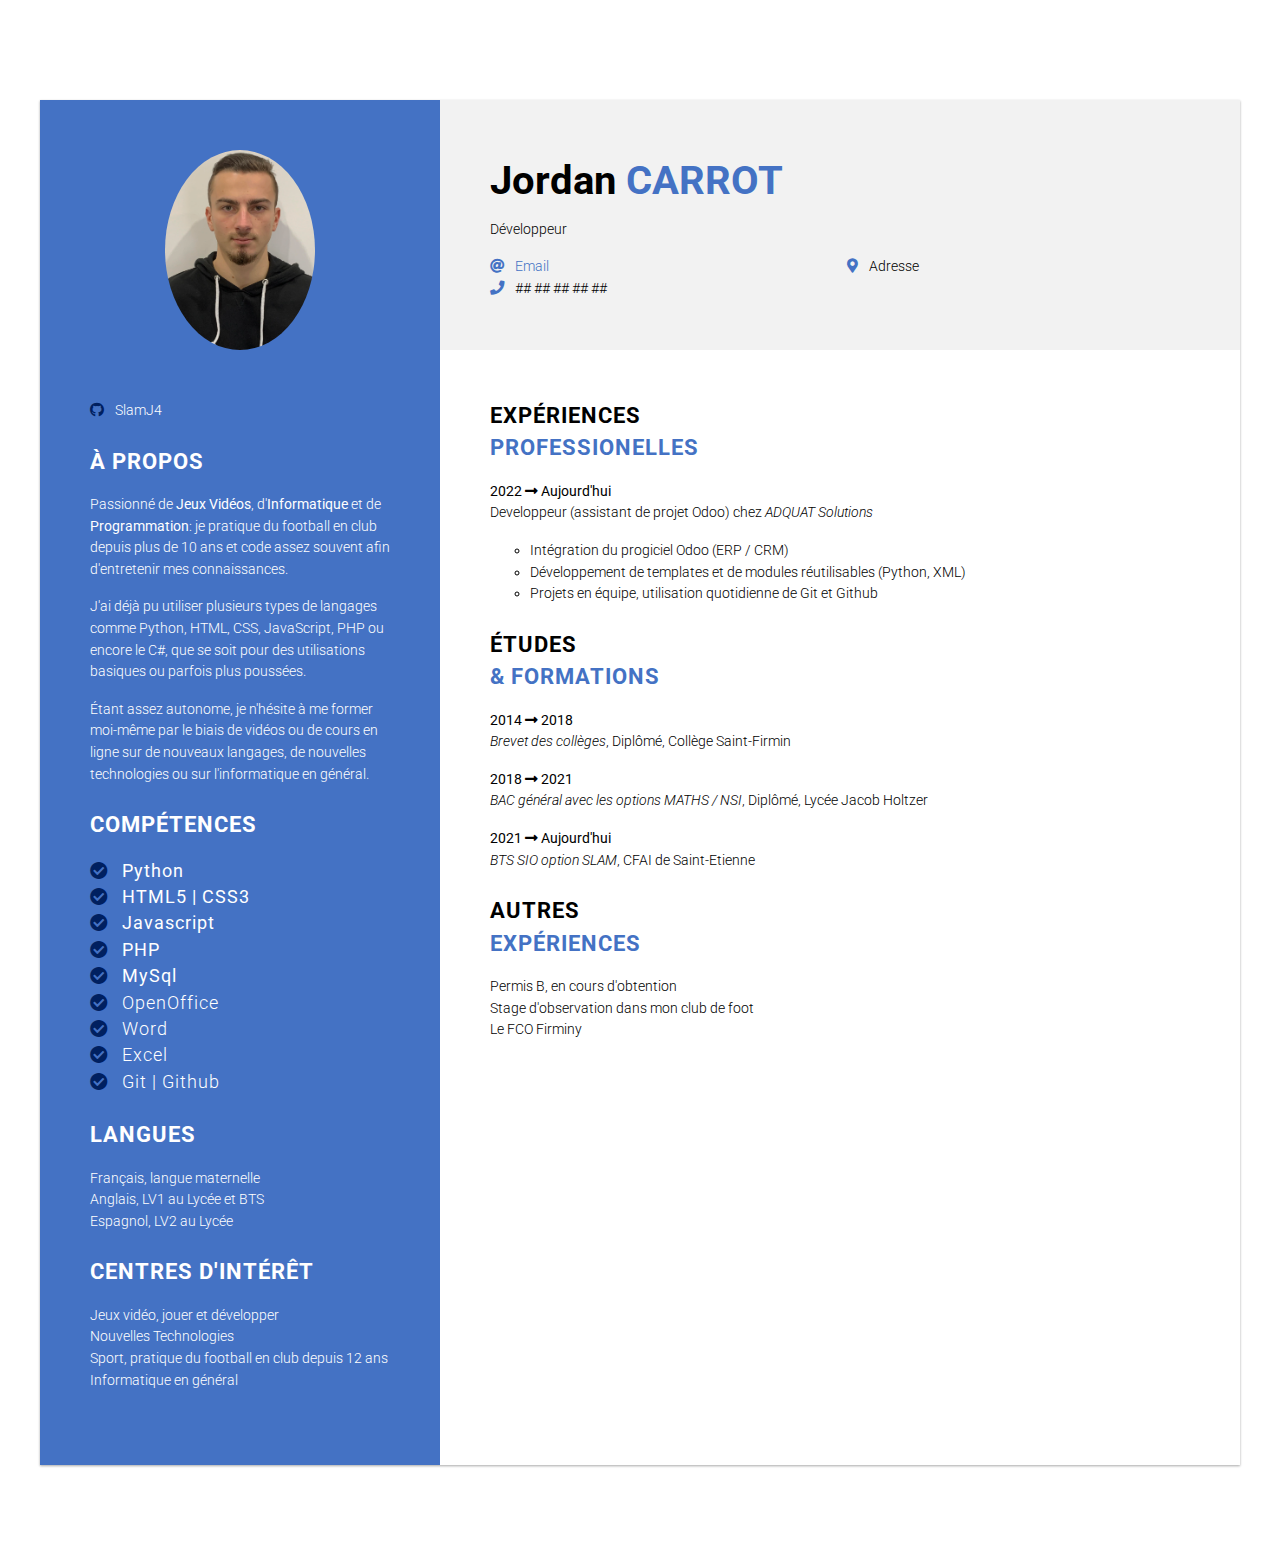
<file: index.html>
<!DOCTYPE html>
<html lang="fr">

    <head>
        <title>Curriculum vitae</title>
        <meta charset="utf-8">
        <meta name="viewport"
                content="width=device-width, initial-scale=1, user-scalable=no">
        <link rel="preconnect" href="https://fonts.googleapis.com">
        <link rel="preconnect" href="https://fonts.gstatic.com" crossorigin>
        <link href="https://fonts.googleapis.com/css2?family=Roboto:ital,wght@0,300;0,400;0,700;1,400&display=swap" rel="stylesheet">
        <link href="https://cdnjs.cloudflare.com/ajax/libs/font-awesome/5.15.4/css/all.min.css" rel="stylesheet">
        <link rel="stylesheet" type="text/css" href="index.css">
      </head>
      <body>
          <div class="cv-container">
            <div class="right-column">
              <div class="header">
                <h1>Jordan <span class="text-blue text-uppercase">Carrot</span></h1>
                <p>Développeur</p>
                <ul class="infos">
                  <li><i class="icon fas fa-at text-blue"></i> <a href="mailto:contact@pgomba.com">Email</a></li>
                  <li><i class="icon fas fa-phone text-blue"></i> ## ## ## ## ##</li>
                  <li><i class="icon fas fa-map-marker-alt text-blue"></i> Adresse</li>
                </ul>
              </div>
              <div class="content">
                <div class="section">
                  <h2>Expériences <br><span class="text-blue">professionelles</span></h2>
                  <p>
                    <strong>2022 <i class="fas fa-long-arrow-alt-right"></i> Aujourd'hui</strong>
                    <br>
                    Developpeur (assistant de projet Odoo) chez <em>ADQUAT Solutions</em>
                  </p>
                  <ul class="experience-list">
                    <li>Intégration du progiciel Odoo (ERP / CRM)</li>
                    <li>Développement de templates et de modules réutilisables (Python, XML)</li>
                    <li>Projets en équipe, utilisation quotidienne de Git et Github</li>
                  </ul>
                </div>
                <div class="section">
                  <h2>Études <br><span class="text-blue">& formations</span></h2>
                  <p>
                    <strong>2014 <i class="fas fa-long-arrow-alt-right"></i> 2018</strong>
                    <br>
                    <em>Brevet des collèges</em>, Diplômé, Collège Saint-Firmin
                  </p>
                  <p>
                    <strong>2018 <i class="fas fa-long-arrow-alt-right"></i> 2021</strong>
                    <br>
                    <em>BAC général avec les options MATHS / NSI</em>, Diplômé, Lycée Jacob Holtzer
                  </p>
                  <p>
                    <strong>2021 <i class="fas fa-long-arrow-alt-right"></i> Aujourd'hui</strong>
                    <br>
                    <em>BTS SIO option SLAM</em>, CFAI de Saint-Etienne
                  </p>
                </div>
                <div class="section">
                  <h2>Autres <br><span class="text-blue">expériences</span></h2>
                  <p>
                    Permis B, en cours d'obtention
                    <br>
                    Stage d'observation dans mon club de foot
                    <br>
                    Le FCO Firminy
                  </p>
                </div>
              </div>
            </div>
            <div class="left-column">
              <img class="portait" src="images/photoCV.webp" width="150px" height="200px"/>
              <div class="section">
                <p>
                  <i class="icon fab fa-github text-darkblue"></i> SlamJ4
                </p>
              </div>
              <div class="section">
                <h2>À PROPOS</h2>
                <p>
                  Passionné de <strong>Jeux Vidéos</strong>, d'<strong>Informatique</strong> et de <strong>Programmation</strong>: je pratique du football en club depuis plus de 10 ans et code assez souvent afin d'entretenir mes connaissances.
                </p>
                <p>
                  J'ai déjà pu utiliser plusieurs types de langages comme Python, HTML, CSS, JavaScript, PHP ou encore le C#, que se soit pour des utilisations basiques ou parfois plus poussées.
                </p>
                <p>
                  Étant assez autonome, je n'hésite à me former moi-même par le biais de vidéos ou de cours en ligne sur de nouveaux langages, de nouvelles technologies ou sur l'informatique en général.
                </p>
              </div>
              <div class="section">
                <h2>COMPÉTENCES</h2>
                <ul class="skills">
                  <li><i class="icon fas fa-check-circle text-darkblue"></i> <strong>Python</strong></li>
                  <li><i class="icon fas fa-check-circle text-darkblue"></i> <strong>HTML5 &#124; CSS3</strong></li>
                  <li><i class="icon fas fa-check-circle text-darkblue"></i> <strong>Javascript</strong></li>
                  <li><i class="icon fas fa-check-circle text-darkblue"></i> <strong>PHP</strong></li>
                  <li><i class="icon fas fa-check-circle text-darkblue"></i> <strong>MySql</strong></li>
                  <li><i class="icon fas fa-check-circle text-darkblue"></i> OpenOffice</li>
                  <li><i class="icon fas fa-check-circle text-darkblue"></i> Word</li>
                  <li><i class="icon fas fa-check-circle text-darkblue"></i> Excel</li>
                  <li><i class="icon fas fa-check-circle text-darkblue"></i> Git &#124; Github</li>
                </ul>
              </div>
              <div class="section">
                <h2>Langues</h2>
                <p>
                  Français, langue maternelle
                  <br>
                  Anglais, LV1 au Lycée et BTS
                  <br>
                  Espagnol, LV2 au Lycée
                </p>
              </div>
              <div class="section">
                <h2>Centres d'intérêt</h2>
                <p>
                  Jeux vidéo, jouer et développer
                  <br>
                  Nouvelles Technologies
                  <br>
                  Sport, pratique du football en club depuis 12 ans
                  <br>
                  Informatique en général
                </p>
              </div>
            </div>
          </div>
      </body>
</file>
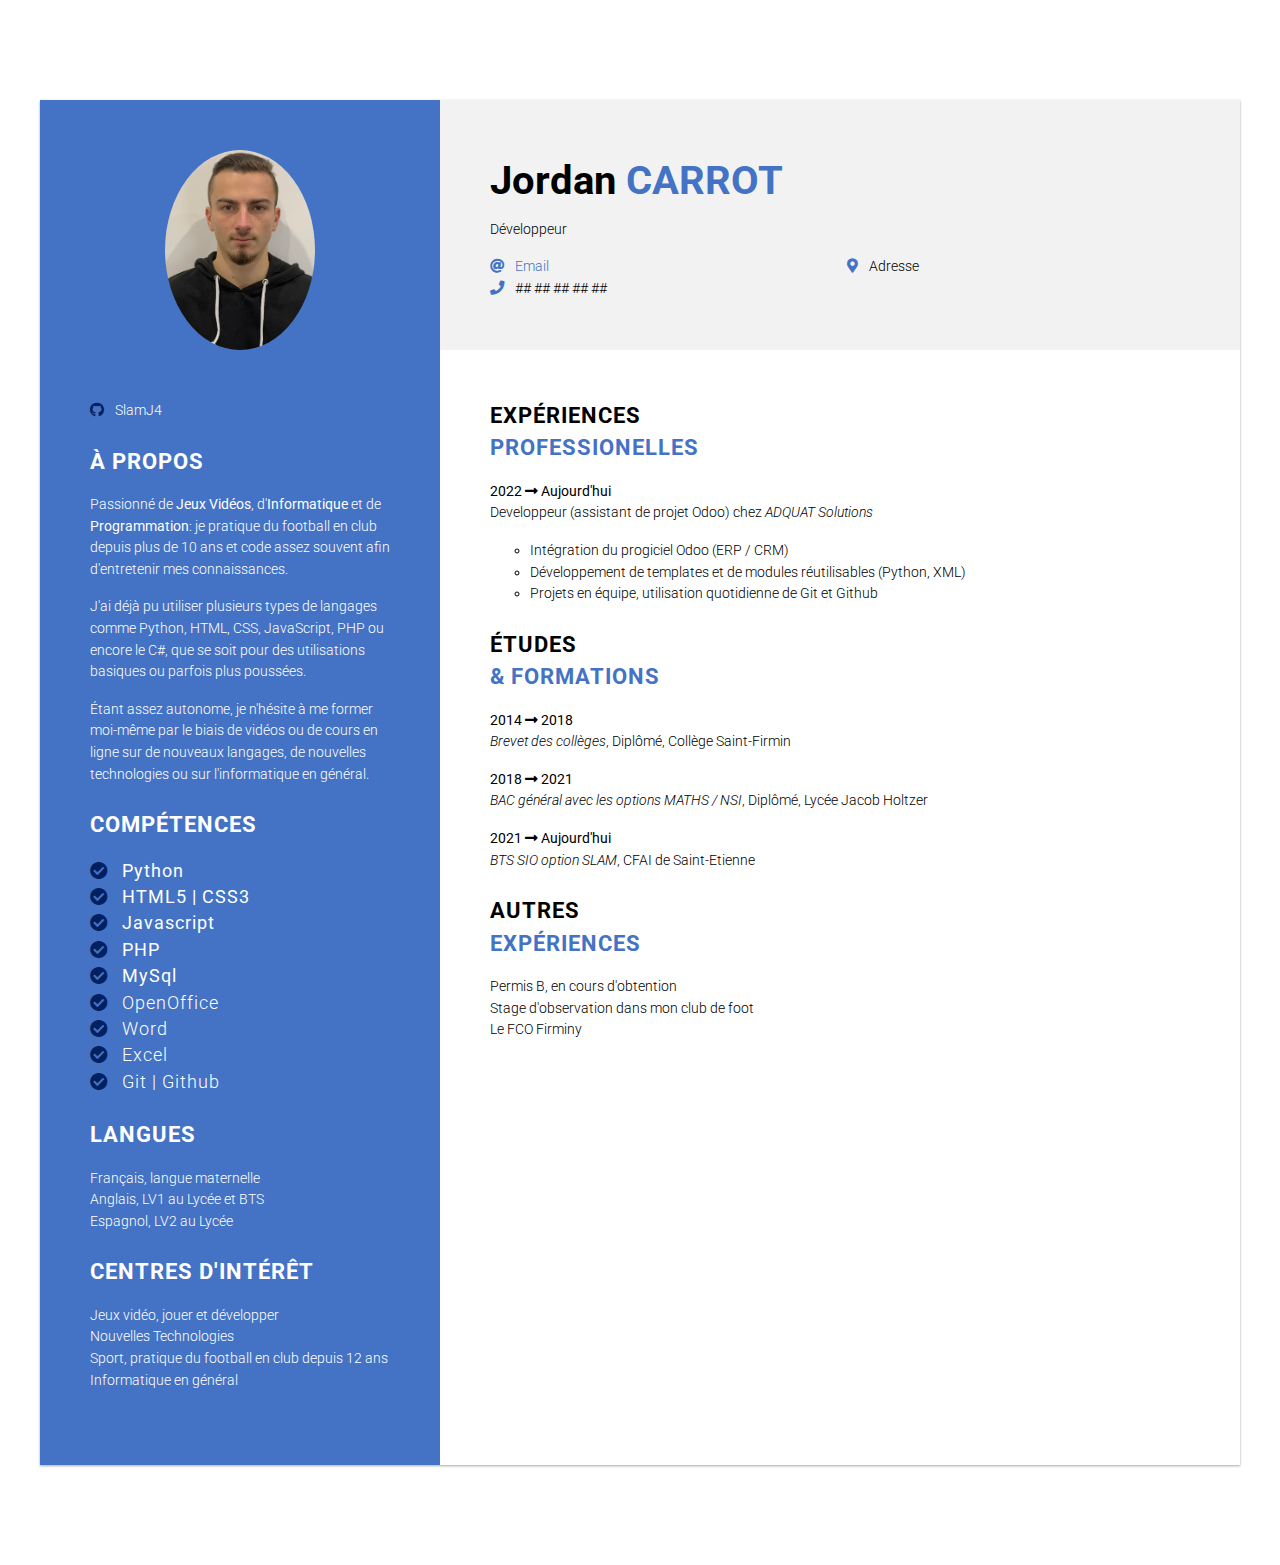
<file: CV.html>
<!DOCTYPE html>
<html lang="fr">

    <head>
        <title>Curriculum vitae</title>
        <meta charset="utf-8">
        <meta name="viewport"
                content="width=device-width, initial-scale=1, user-scalable=no">
        <link rel="preconnect" href="https://fonts.googleapis.com">
        <link rel="preconnect" href="https://fonts.gstatic.com" crossorigin>
        <link href="https://fonts.googleapis.com/css2?family=Roboto:ital,wght@0,300;0,400;0,700;1,400&display=swap" rel="stylesheet">
        <link href="https://cdnjs.cloudflare.com/ajax/libs/font-awesome/5.15.4/css/all.min.css" rel="stylesheet">
        <link rel="stylesheet" href="CV.css">
      </head>
      <body>
          <div class="cv-container">
            <div class="left-column">
              <img class="portait" src="images/photoCV.jpeg" width="150px"/>
              <div class="section">
                <p>
                  <i class="icon fab fa-github text-darkblue"></i> SlamJ4
                </p>
              </div>
              <div class="section">
                <h2>À PROPOS</h2>
                <p>
                  Passionné de <strong>Jeux Vidéos</strong>, d'<strong>Informatique</strong> et de <strong>Programmation</strong>: je pratique du football en club depuis plus de 10 ans et code assez souvent afin d'entretenir mes connaissances.
                </p>
                <p>
                  J'ai déjà pu utiliser plusieurs types de langages comme Python, HTML, CSS, JavaScript, PHP ou encore le C#, que se soit pour des utilisations basiques ou parfois plus poussées.
                </p>
                <p>
                  Étant assez autonome, je n'hésite à me former moi-même par le biais de vidéos ou de cours en ligne sur de nouveaux langages, de nouvelles technologies ou sur l'informatique en général.
                </p>
              </div>
              <div class="section">
                <h2>COMPÉTENCES</h2>
                <ul class="skills">
                  <li><i class="icon fas fa-check-circle text-darkblue"></i> <strong>Python</strong></li>
                  <li><i class="icon fas fa-check-circle text-darkblue"></i> <strong>HTML5 &#124; CSS3</strong></li>
                  <li><i class="icon fas fa-check-circle text-darkblue"></i> <strong>Javascript</strong></li>
                  <li><i class="icon fas fa-check-circle text-darkblue"></i> <strong>PHP</strong></li>
                  <li><i class="icon fas fa-check-circle text-darkblue"></i> <strong>MySql</strong></li>
                  <li><i class="icon fas fa-check-circle text-darkblue"></i> OpenOffice</li>
                  <li><i class="icon fas fa-check-circle text-darkblue"></i> Word</li>
                  <li><i class="icon fas fa-check-circle text-darkblue"></i> Excel</li>
                  <li><i class="icon fas fa-check-circle text-darkblue"></i> Git &#124; Github</li>
                </ul>
              </div>
              <div class="section">
                <h2>Langues</h2>
                <p>
                  Français, langue maternelle
                  <br>
                  Anglais, LV1 au Lycée et BTS
                  <br>
                  Espagnol, LV2 au Lycée
                </p>
              </div>
              <div class="section">
                <h2>Centres d'intérêt</h2>
                <p>
                  Jeux vidéo, jouer et développer
                  <br>
                  Nouvelles Technologies
                  <br>
                  Sport, pratique du football en club depuis 12 ans
                  <br>
                  Informatique en général
                </p>
              </div>
            </div>
            <div class="right-column">
              <div class="header">
                <h1>Jordan <span class="text-blue text-uppercase">Carrot</span></h1>
                <p>Développeur</p>
                <ul class="infos">
                  <li><i class="icon fas fa-at text-blue"></i> <a href="mailto:contact@pgomba.com">Email</a></li>
                  <li><i class="icon fas fa-phone text-blue"></i> ## ## ## ## ##</li>
                  <li><i class="icon fas fa-map-marker-alt text-blue"></i> Adresse</li>
                </ul>
              </div>
              <div class="content">
                <div class="section">
                  <h2>Expériences <br><span class="text-blue">professionelles</span></h2>
                  <p>
                    <strong>2022 <i class="fas fa-long-arrow-alt-right"></i> Aujourd'hui</strong>
                    <br>
                    Developpeur (assistant de projet Odoo) chez <em>ADQUAT Solutions</em>
                  </p>
                  <ul class="experience-list">
                    <li>Intégration du progiciel Odoo (ERP / CRM)</li>
                    <li>Développement de templates et de modules réutilisables (Python, XML)</li>
                    <li>Projets en équipe, utilisation quotidienne de Git et Github</li>
                  </ul>
                </div>
                <div class="section">
                  <h2>Études <br><span class="text-blue">& formations</span></h2>
                  <p>
                    <strong>2014 <i class="fas fa-long-arrow-alt-right"></i> 2018</strong>
                    <br>
                    <em>Brevet des collèges</em>, Diplômé, Collège Saint-Firmin
                  </p>
                  <p>
                    <strong>2018 <i class="fas fa-long-arrow-alt-right"></i> 2021</strong>
                    <br>
                    <em>BAC général avec les options MATHS / NSI</em>, Diplômé, Lycée Jacob Holtzer
                  </p>
                  <p>
                    <strong>2021 <i class="fas fa-long-arrow-alt-right"></i> Aujourd'hui</strong>
                    <br>
                    <em>BTS SIO option SLAM</em>, CFAI de Saint-Etienne
                  </p>
                </div>
                <div class="section">
                  <h2>Autres <br><span class="text-blue">expériences</span></h2>
                  <p>
                    Permis B, en cours d'obtention
                    <br>
                    Stage d'observation dans mon club de foot
                    <br>
                    Le FCO Firminy
                  </p>
                </div>
              </div>
            </div>
          </div>
      </body>
</file>
<file: index.css>
/* GENERAL */
*{
    margin: 0;
    box-sizing: border-box;
  }
  
  body{
    font-family: Roboto;
    font-weight: 300;
    font-size: .9rem;
    line-height: 1.5;
  }
  
  a{
    text-decoration: none;
    color: #4472C4;
  }
  
  a:hover{
    text-decoration: underline;
  }
  
  p{
    margin: 0 0 1rem;
  }
  
  h1{
    margin: 0 0 1rem;
    font-size: 2.5rem;
    margin-bottom: .5rem;
  }
  
  h2{
    margin: 0 0 1rem;
    letter-spacing: 1px;
    text-transform: uppercase;
  }
  
  .text-blue{
    color: #4472C4;
  }
  
  .text-darkblue{
    color: #002060;
  }
  
  .text-uppercase{
    text-transform: uppercase; 
  }
  
  .icon{
    margin-right: .5rem;
  }
  
  .cv-container{
    display: grid;
    grid-template-columns: 1fr 1fr 1fr;
    grid-template-areas: "left-column right-column right-column";
    width: 1200px;
    margin: 100px auto;
    box-shadow: 0 1px 3px rgba(0,0,0,0.12), 0 1px 2px rgba(0,0,0,0.24);
  }
  
  .section{
    margin-bottom: 1.5rem;
  }
  
  /* LEFT COLUMN */
  .left-column{
    grid-area: left-column;
    padding: 50px;
    background-color: #4472C4;
    color: white;
  }
  
  .portait{
    border-radius: 50%;
    margin: auto;
    display: block;
    margin-bottom: 50px;
  }
  
  .skills{
    list-style-type: none;
    padding: 0;
    font-size: 1.1rem;
    letter-spacing: 1px;
    margin: 0 0 1rem;
  }
  
  /* RIGHT COLUMN */
  .right-column{
    grid-area: right-column;
    display: grid;
    grid-template-rows: 250px 1fr;
    grid-template-areas: 
      "header"
      "content";
  }
  
  /* HEADER */
  .header{
    grid-area: header;
    padding: 50px;
    background-color: #F2F2F2;
    display: flex;
    flex-direction: column;
    justify-content: center;
  }
  
  .infos{
    columns: 2;
    list-style-type: none;
    padding: 0;
  }
  
  /* CONTENT */
  .content{
    grid-area: content;
    padding: 50px;
  }
  
  .experience-list{
    list-style-type: circle;
  }
</file>
<file: CV.css>
/* GENERAL */
*{
    margin: 0;
    box-sizing: border-box;
  }
  
  body{
    font-family: Roboto;
    font-weight: 300;
    font-size: .9rem;
    line-height: 1.5;
  }
  
  a{
    text-decoration: none;
    color: #4472C4;
  }
  
  a:hover{
    text-decoration: underline;
  }
  
  p{
    margin: 0 0 1rem;
  }
  
  h1{
    margin: 0 0 1rem;
    font-size: 2.5rem;
    margin-bottom: .5rem;
  }
  
  h2{
    margin: 0 0 1rem;
    letter-spacing: 1px;
    text-transform: uppercase;
  }
  
  .text-blue{
    color: #4472C4;
  }
  
  .text-darkblue{
    color: #002060;
  }
  
  .text-uppercase{
    text-transform: uppercase; 
  }
  
  .icon{
    margin-right: .5rem;
  }
  
  .cv-container{
    display: grid;
    grid-template-columns: 1fr 1fr 1fr;
    grid-template-areas: "left-column right-column right-column";
    width: 1200px;
    margin: 100px auto;
    box-shadow: 0 1px 3px rgba(0,0,0,0.12), 0 1px 2px rgba(0,0,0,0.24);
  }
  
  .section{
    margin-bottom: 1.5rem;
  }
  
  /* LEFT COLUMN */
  .left-column{
    grid-area: left-column;
    padding: 50px;
    background-color: #4472C4;
    color: white;
  }
  
  .portait{
    border-radius: 50%;
    max-width: 150px;
    margin: auto;
    display: block;
    margin-bottom: 50px;
  }
  
  .skills{
    list-style-type: none;
    padding: 0;
    font-size: 1.1rem;
    letter-spacing: 1px;
    margin: 0 0 1rem;
  }
  
  /* RIGHT COLUMN */
  .right-column{
    grid-area: right-column;
    display: grid;
    grid-template-rows: 250px 1fr;
    grid-template-areas: 
      "header"
      "content";
  }
  
  /* HEADER */
  .header{
    grid-area: header;
    padding: 50px;
    background-color: #F2F2F2;
    display: flex;
    flex-direction: column;
    justify-content: center;
  }
  
  .infos{
    columns: 2;
    list-style-type: none;
    padding: 0;
  }
  
  /* CONTENT */
  .content{
    grid-area: content;
    padding: 50px;
  }
  
  .experience-list{
    list-style-type: circle;
  }
</file>
